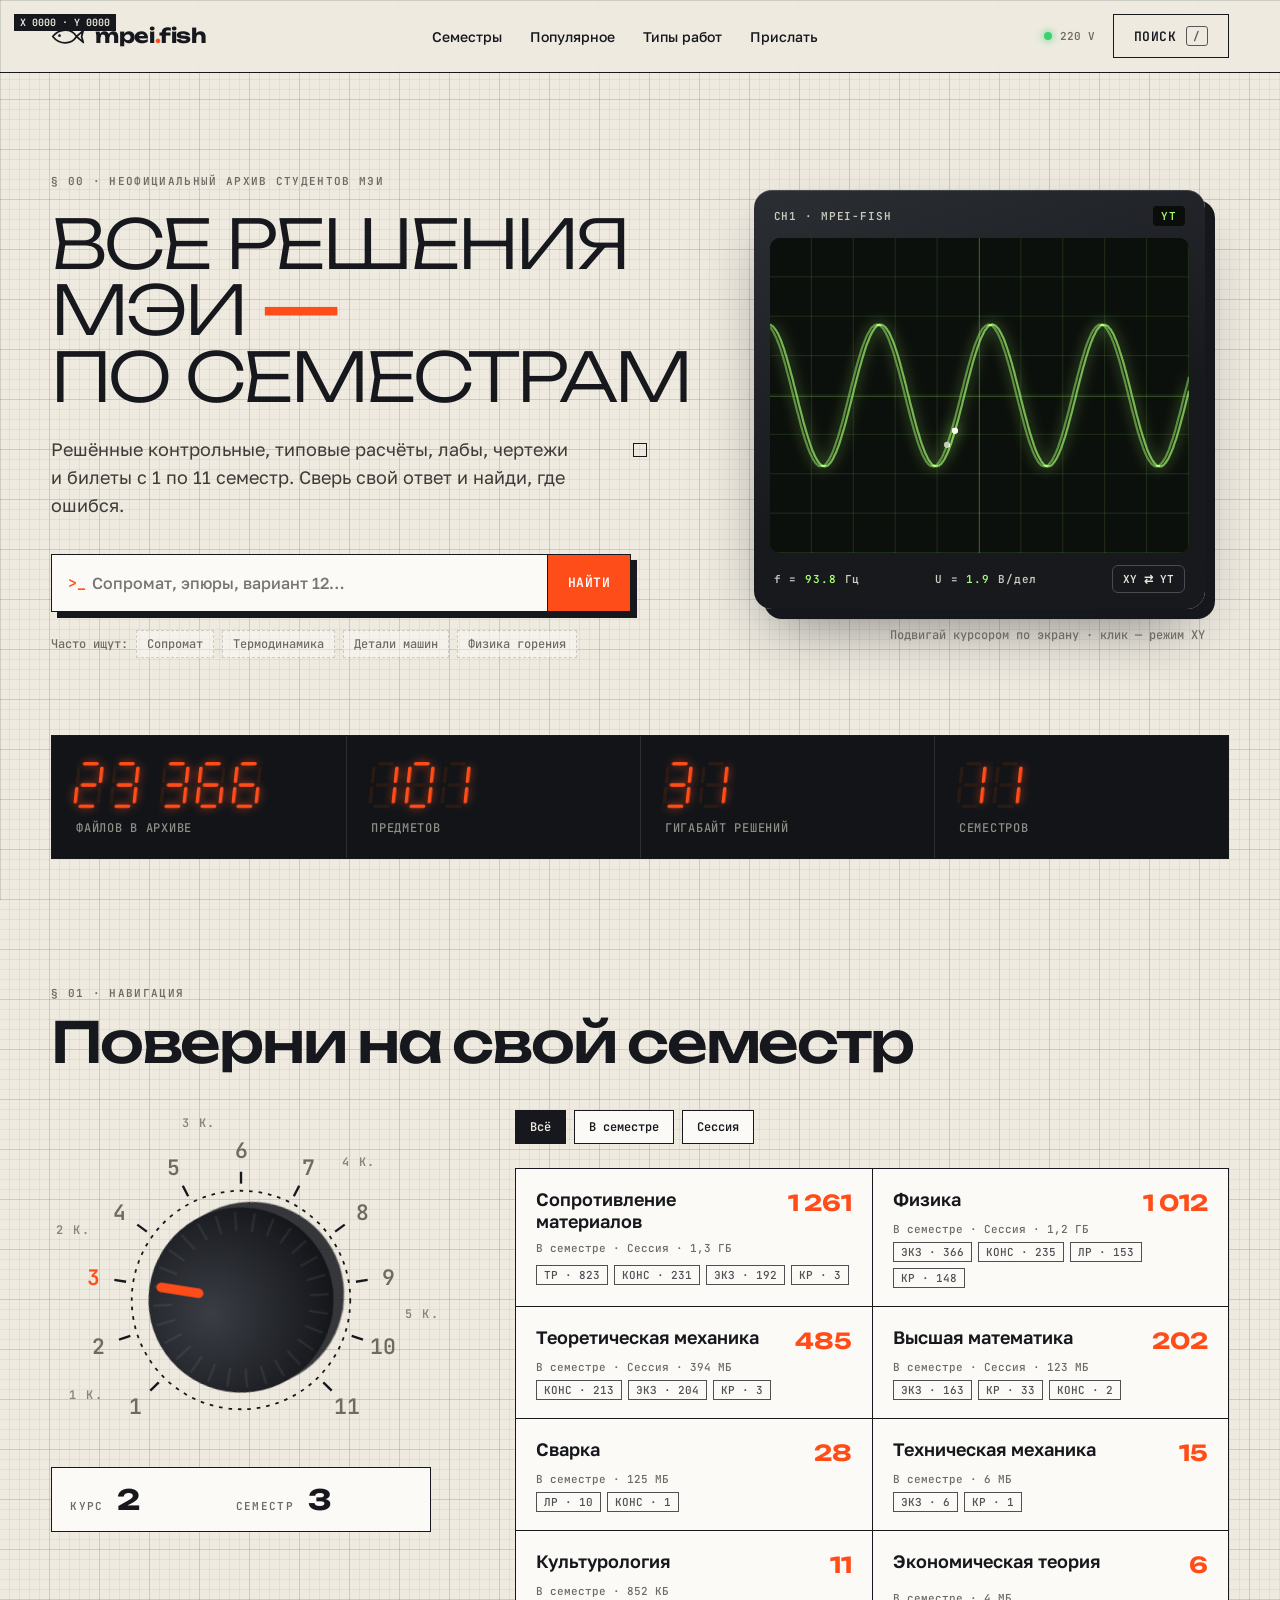
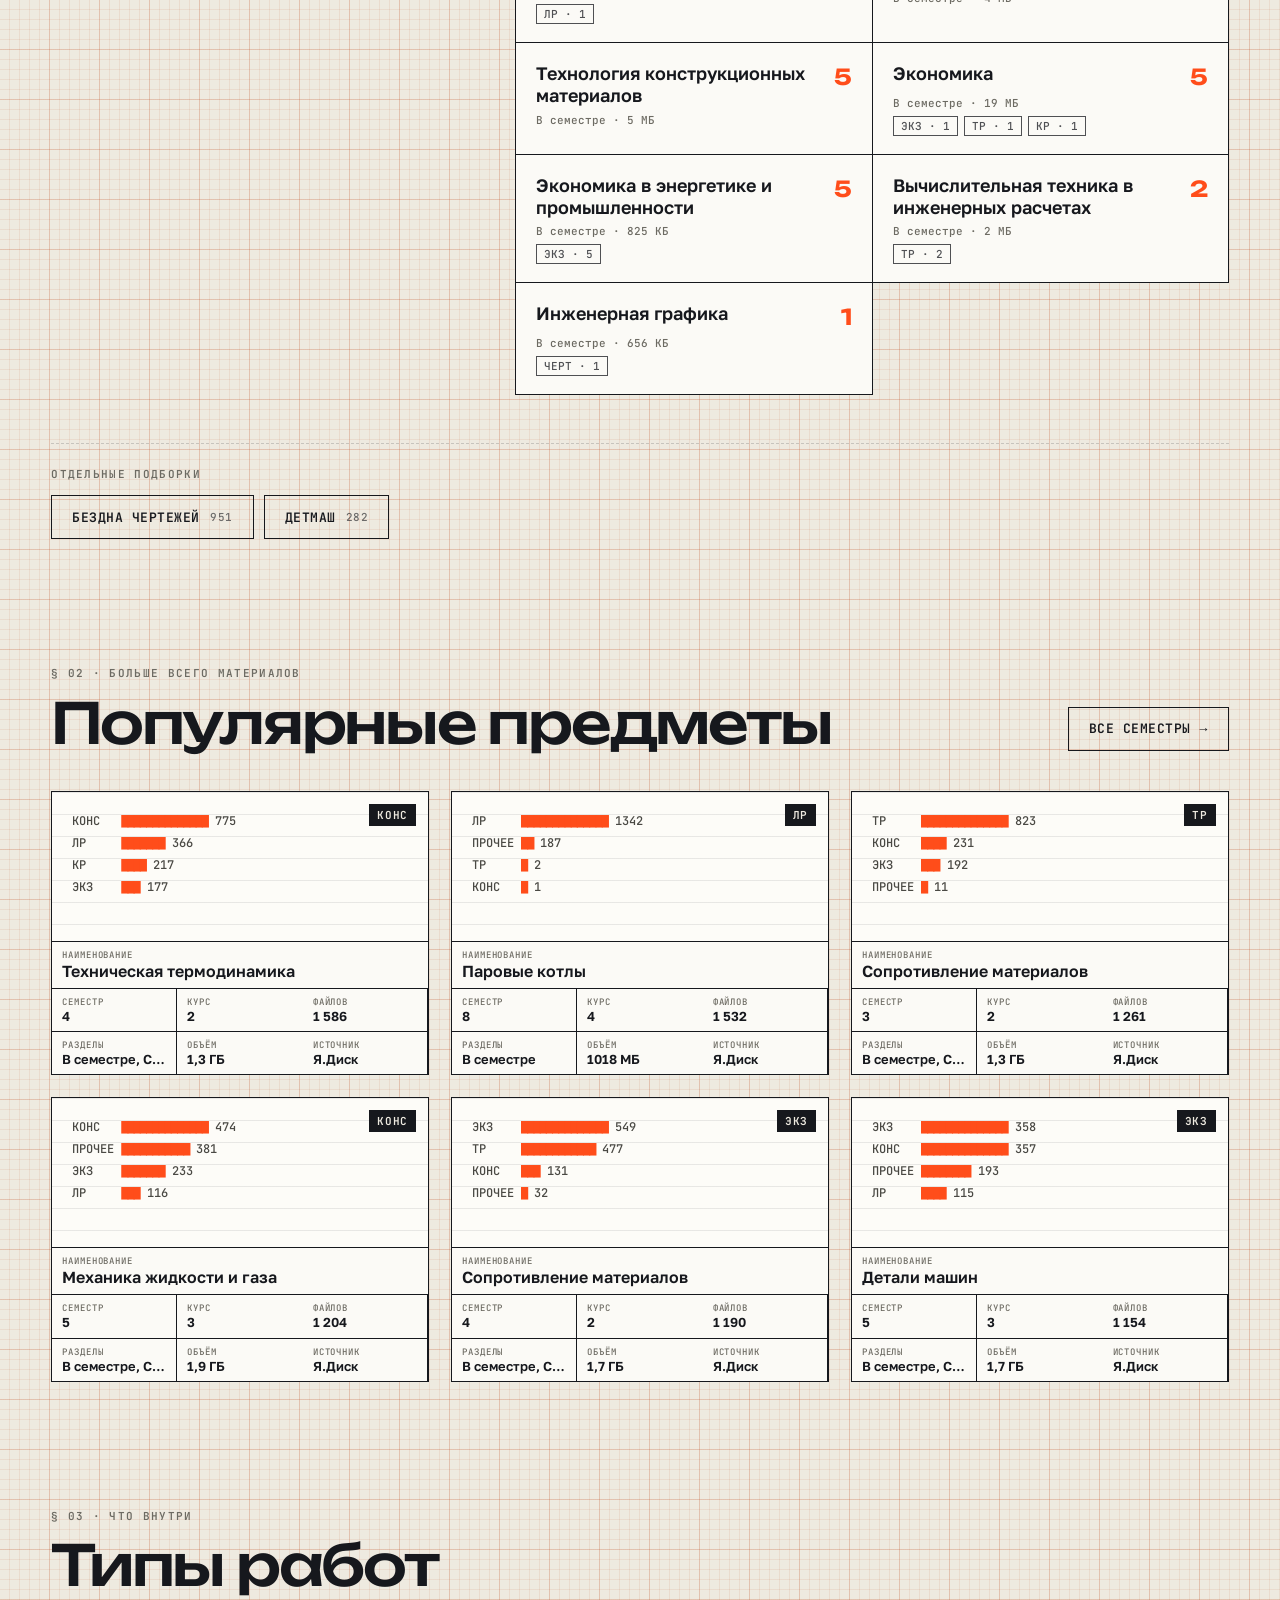
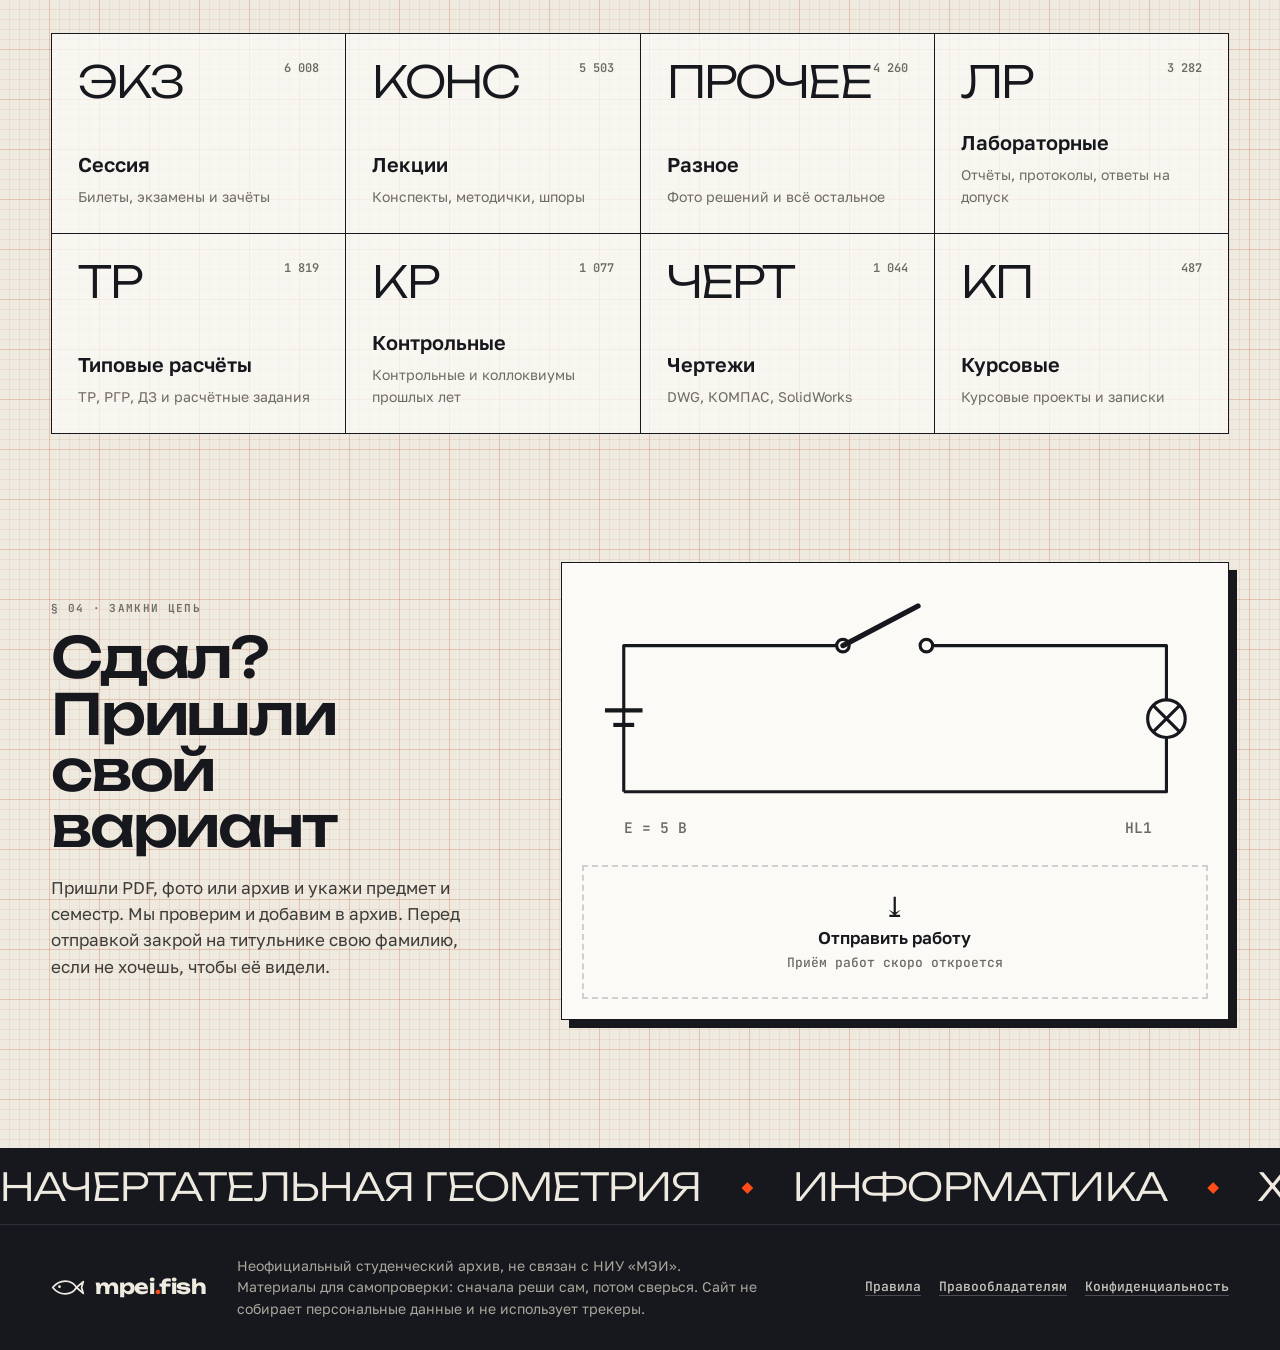
<file: index.html>
<!doctype html>
<html lang="ru">
<head>
  <meta charset="utf-8">
  <meta name="viewport" content="width=device-width, initial-scale=1">
  <title>mpei.fish — архив решённых работ МЭИ</title>
  <meta name="description" content="Неофициальный студенческий архив: решённые контрольные, типовые расчёты, лабы и билеты МЭИ по семестрам.">
  <meta name="referrer" content="no-referrer">
  <link rel="icon" href="data:image/svg+xml,%3Csvg xmlns='http://www.w3.org/2000/svg' viewBox='0 0 40 20'%3E%3Cpath d='M2 10C10 0 24 0 30 10C24 20 10 20 2 10ZM30 10L38 3L36 10L38 17Z' fill='none' stroke='%23ff4d1a' stroke-width='2.5'/%3E%3C/svg%3E">
  <link rel="stylesheet" href="fonts/fonts.css">
  <link rel="stylesheet" href="style.css?v=5">
</head>
<body>
  <!-- CAD-курсор -->
  <div class="cad" aria-hidden="true">
    <span class="cad__h"></span><span class="cad__v"></span>
    <span class="cad__box"></span>
    <span class="cad__xy">X 0000 · Y 0000</span>
  </div>

  <header class="top">
    <a class="logo" href="#top" aria-label="mpei.fish — на главную">
      <svg class="logo__fish" viewBox="0 0 40 20" aria-hidden="true"><path d="M2 10 C10 0 24 0 30 10 C24 20 10 20 2 10 Z M30 10 L38 3 L36 10 L38 17 Z"/><circle cx="10" cy="9" r="1.6"/></svg>
      <span>mpei<b>.</b>fish</span>
    </a>
    <nav class="nav" aria-label="Основная навигация">
      <a href="#semesters">Семестры</a>
      <a href="#top-subjects">Популярное</a>
      <a href="#types">Типы работ</a>
      <a href="#upload">Прислать</a>
    </nav>
    <div class="top__right">
      <span class="led" title="Архив на связи"><i></i>220 V</span>
      <button class="btn btn--ghost" type="button" data-focus-search>Поиск <kbd>/</kbd></button>
    </div>
  </header>

  <main id="top">
    <!-- HERO -->
    <section class="hero">
      <div class="hero__text">
        <p class="label">§ 00 · Неофициальный архив студентов МЭИ</p>
        <h1 class="hero__title">
          <span class="plot">Все решения</span>
          <span class="plot">МЭИ <em>—</em></span>
          <span class="plot">по семестрам</span>
        </h1>
        <p class="hero__lead">Решённые контрольные, типовые расчёты, лабы, чертежи и билеты с 1 по 11 семестр. Сверь свой ответ и найди, где ошибся.</p>

        <form class="search" role="search" data-search-form>
          <label class="sr-only" for="q">Поиск по архиву</label>
          <span class="search__prompt">&gt;_</span>
          <input id="q" type="search" placeholder="Сопромат, эпюры, вариант 12…" autocomplete="off" minlength="2">
          <button class="btn btn--signal" type="submit">Найти</button>
        </form>
        <div class="search__hints">
          <span>Часто ищут:</span>
          <button type="button">Сопромат</button>
          <button type="button">Термодинамика</button>
          <button type="button">Детали машин</button>
          <button type="button">Физика горения</button>
        </div>
      </div>

      <!-- Осциллограф -->
      <figure class="scope" aria-label="Осциллограф: сигнал превращается в рыбу">
        <div class="scope__bezel">
          <div class="scope__head">
            <span>CH1 · MPEI-FISH</span>
            <span class="scope__mode" data-mode>YT</span>
          </div>
          <div class="scope__screen">
            <canvas id="scope"></canvas>
            <div class="scope__grat" aria-hidden="true"></div>
          </div>
          <div class="scope__foot">
            <span>f = <b data-freq>50.0</b> Гц</span>
            <span>U = <b data-amp>2.0</b> В/дел</span>
            <button type="button" class="scope__btn" data-toggle-mode>XY ⇄ YT</button>
          </div>
        </div>
        <figcaption>Подвигай курсором по экрану · клик — режим XY</figcaption>
      </figure>
    </section>

    <!-- Табло со статистикой -->
    <section class="stats" aria-label="Статистика архива">
      <div class="stat"><div class="seg" data-stat="files"></div><p>файлов в архиве</p></div>
      <div class="stat"><div class="seg" data-stat="subjects"></div><p>предметов</p></div>
      <div class="stat"><div class="seg" data-stat="gb"></div><p>гигабайт решений</p></div>
      <div class="stat"><div class="seg" data-stat="semesters"></div><p>семестров</p></div>
    </section>

    <!-- Семестры: галетный переключатель -->
    <section class="sem" id="semesters">
      <header class="sec-head">
        <p class="label">§ 01 · Навигация</p>
        <h2 class="sec-title">Поверни на свой семестр</h2>
      </header>

      <div class="sem__grid">
        <div class="switch">
          <div class="switch__dial" role="slider" tabindex="0" aria-label="Семестр" aria-valuemin="1" aria-valuemax="11" aria-valuenow="3">
            <svg viewBox="0 0 320 320" aria-hidden="true">
              <defs>
                <radialGradient id="knob" cx="40%" cy="35%" r="70%">
                  <stop offset="0" stop-color="#3a3d44"/>
                  <stop offset="1" stop-color="#121418"/>
                </radialGradient>
              </defs>
              <g class="switch__ticks"></g>
              <circle cx="160" cy="160" r="92" class="switch__ring"/>
              <g class="switch__knob">
                <circle cx="160" cy="160" r="78" fill="url(#knob)"/>
                <g class="switch__grip"></g>
                <rect x="156" y="88" width="8" height="40" rx="4" class="switch__pointer"/>
              </g>
            </svg>
          </div>
          <div class="switch__readout">
            <span class="label">Курс</span><b data-out-course>2</b>
            <span class="label">Семестр</span><b data-out-sem>3</b>
          </div>
        </div>

        <div class="subjects">
          <div class="chips" role="group" aria-label="Когда нужно">
            <button class="chip is-on" type="button" data-section="all">Всё</button>
            <button class="chip" type="button" data-section="В семестре">В семестре</button>
            <button class="chip" type="button" data-section="Сессия">Сессия</button>
          </div>
          <ul class="subjects__list" aria-live="polite"><li class="subjects__empty">Загружаю каталог…</li></ul>
        </div>
      </div>

      <div class="collections" data-collections hidden>
        <p class="label">Отдельные подборки</p>
        <div class="collections__row"></div>
      </div>
    </section>

    <!-- Популярное: штампы ГОСТ -->
    <section class="fresh" id="top-subjects">
      <header class="sec-head sec-head--row">
        <div>
          <p class="label">§ 02 · Больше всего материалов</p>
          <h2 class="sec-title">Популярные предметы</h2>
        </div>
        <a class="btn btn--ghost" href="#semesters">Все семестры →</a>
      </header>
      <div class="stamps"></div>
    </section>

    <!-- Типы работ -->
    <section class="types" id="types">
      <header class="sec-head">
        <p class="label">§ 03 · Что внутри</p>
        <h2 class="sec-title">Типы работ</h2>
      </header>
      <div class="types__grid"></div>
    </section>

    <!-- Прислать работу: цепь с лампой -->
    <section class="upload" id="upload">
      <div class="upload__text">
        <p class="label">§ 04 · Замкни цепь</p>
        <h2 class="sec-title">Сдал? Пришли<br>свой вариант</h2>
        <p>Пришли PDF, фото или архив и укажи предмет и семестр. Мы проверим и добавим в архив. Перед отправкой закрой на титульнике свою фамилию, если не хочешь, чтобы её видели.</p>
      </div>
      <div class="circuit">
        <svg class="circuit__svg" viewBox="0 0 600 260" aria-hidden="true">
          <path class="wire" d="M40 200 V60 H250 M330 60 H560 V200 H40"/>
          <path class="wire wire--live" d="M40 200 V60 H250 M330 60 H560 V200 H40"/>
          <circle cx="250" cy="60" r="6" class="node"/>
          <circle cx="330" cy="60" r="6" class="node"/>
          <line class="knife" x1="250" y1="60" x2="322" y2="22"/>
          <g transform="translate(40 130)"><line x1="-18" y1="-8" x2="18" y2="-8" class="cell"/><line x1="-10" y1="6" x2="10" y2="6" class="cell"/></g>
          <g class="lamp" transform="translate(560 130)">
            <circle r="26" class="lamp__glow"/>
            <circle r="18" class="lamp__bulb"/>
            <path d="M-12 -12 L12 12 M12 -12 L-12 12" class="lamp__x"/>
          </g>
          <text x="40" y="240" class="circuit__t">E = 5 В</text>
          <text x="520" y="240" class="circuit__t">HL1</text>
        </svg>
        <a class="drop" data-upload href="rules.html#send" target="_blank" rel="noopener">
          <span class="drop__icon">⤓</span>
          <b>Отправить работу</b>
          <span data-upload-note>Форма откроется в новой вкладке</span>
        </a>
      </div>
    </section>
  </main>

  <!-- Панель с файлами предмета / результатами поиска -->
  <div class="drawer" data-drawer hidden>
    <div class="drawer__veil" data-close></div>
    <aside class="drawer__panel" role="dialog" aria-modal="true" aria-labelledby="drawer-title">
      <header class="drawer__head">
        <div>
          <p class="label" data-drawer-kicker></p>
          <h2 id="drawer-title" class="drawer__title" data-drawer-title></h2>
        </div>
        <button class="drawer__x" type="button" data-close aria-label="Закрыть">✕</button>
      </header>
      <div class="drawer__tools">
        <input type="search" data-drawer-filter placeholder="Фильтр по названию…" aria-label="Фильтр файлов">
        <div class="drawer__types" data-drawer-types></div>
      </div>
      <div class="drawer__body" data-drawer-body></div>
      <footer class="drawer__foot" data-drawer-foot></footer>
    </aside>
  </div>

  <footer class="foot">
    <div class="tape" aria-hidden="true"><div class="tape__track"></div></div>
    <div class="foot__row">
      <a class="logo" href="#top"><svg class="logo__fish" viewBox="0 0 40 20" aria-hidden="true"><path d="M2 10 C10 0 24 0 30 10 C24 20 10 20 2 10 Z M30 10 L38 3 L36 10 L38 17 Z"/><circle cx="10" cy="9" r="1.6"/></svg><span>mpei<b>.</b>fish</span></a>
      <p class="foot__note">Неофициальный студенческий архив, не связан с НИУ «МЭИ». Материалы для самопроверки: сначала реши сам, потом сверься. Сайт не собирает персональные данные и не использует трекеры.</p>
      <nav class="foot__links" aria-label="Документы">
        <a href="rules.html">Правила</a>
        <a href="rules.html#rights">Правообладателям</a>
        <a href="rules.html#privacy">Конфиденциальность</a>
      </nav>
    </div>
  </footer>

  <script src="config.js?v=4"></script>
  <script src="vendor/gsap.min.js"></script>
  <script src="main.js?v=5"></script>
</body>
</html>
</file>
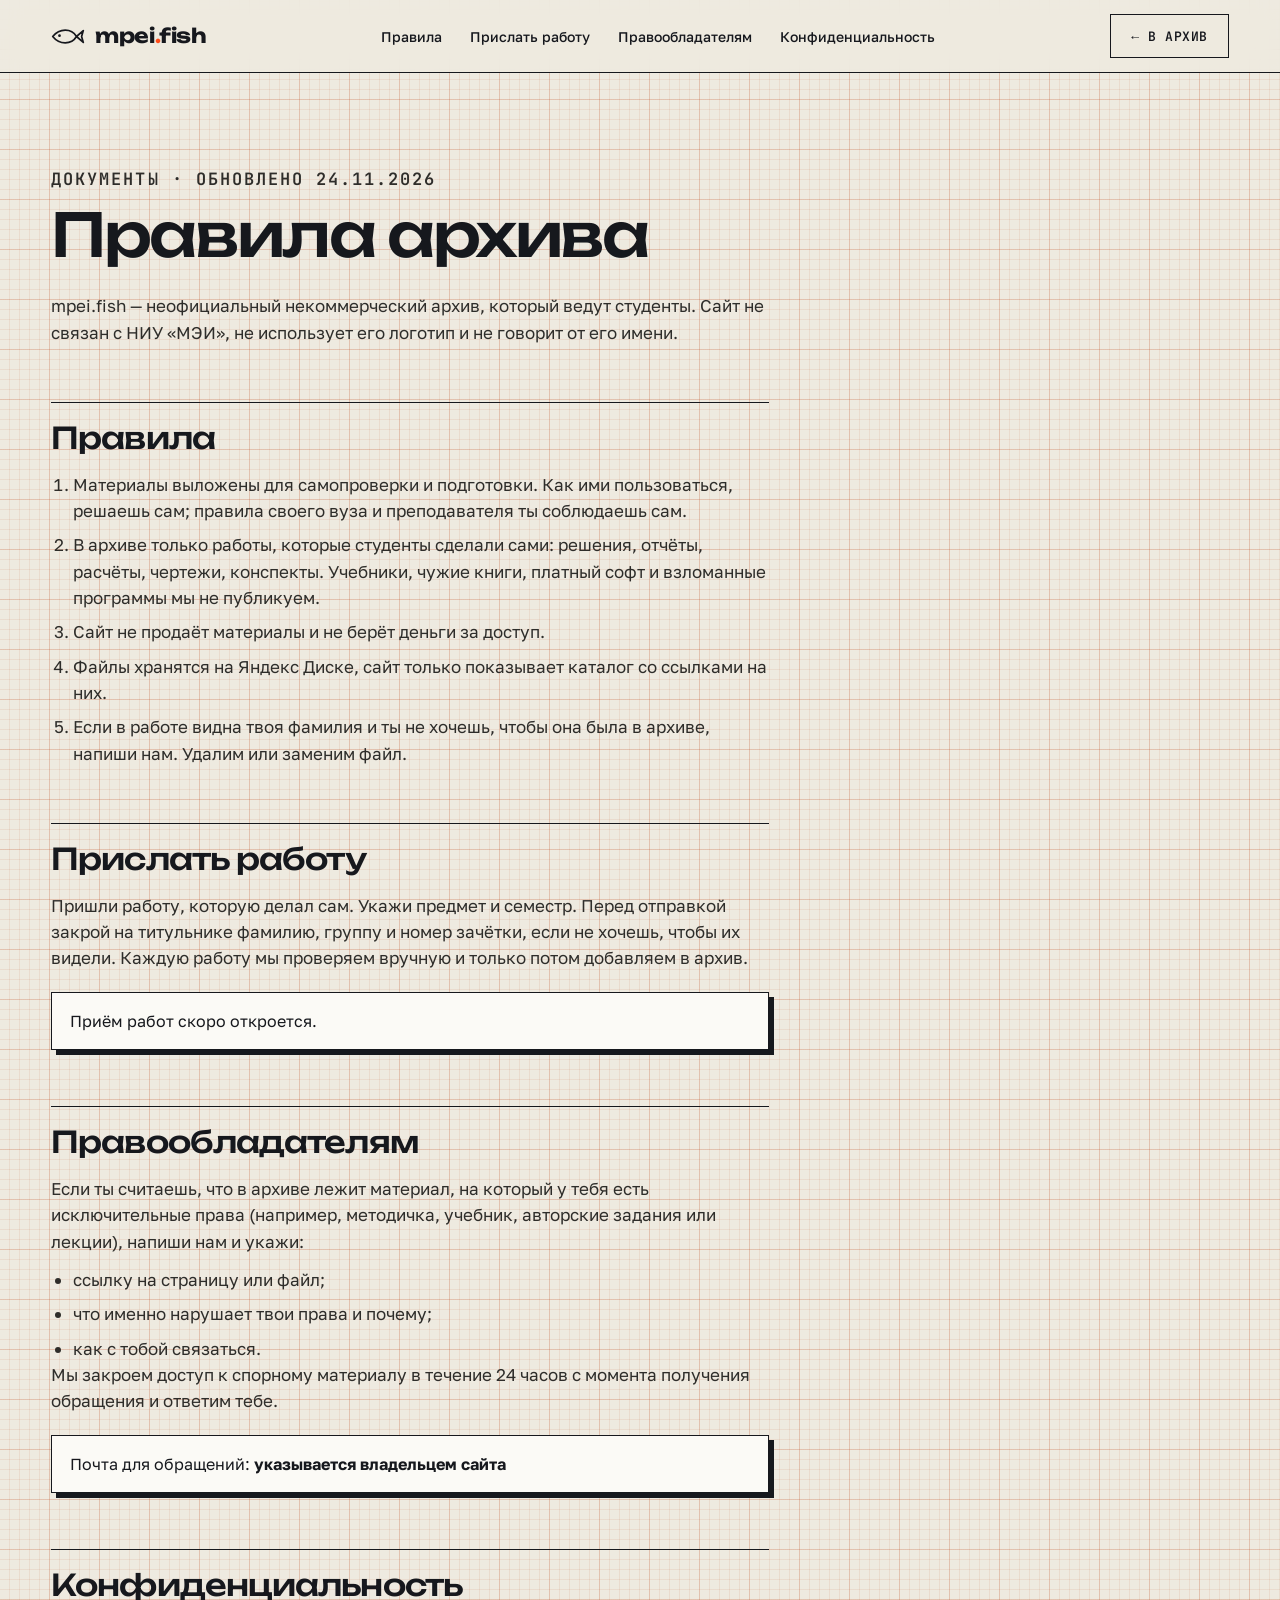
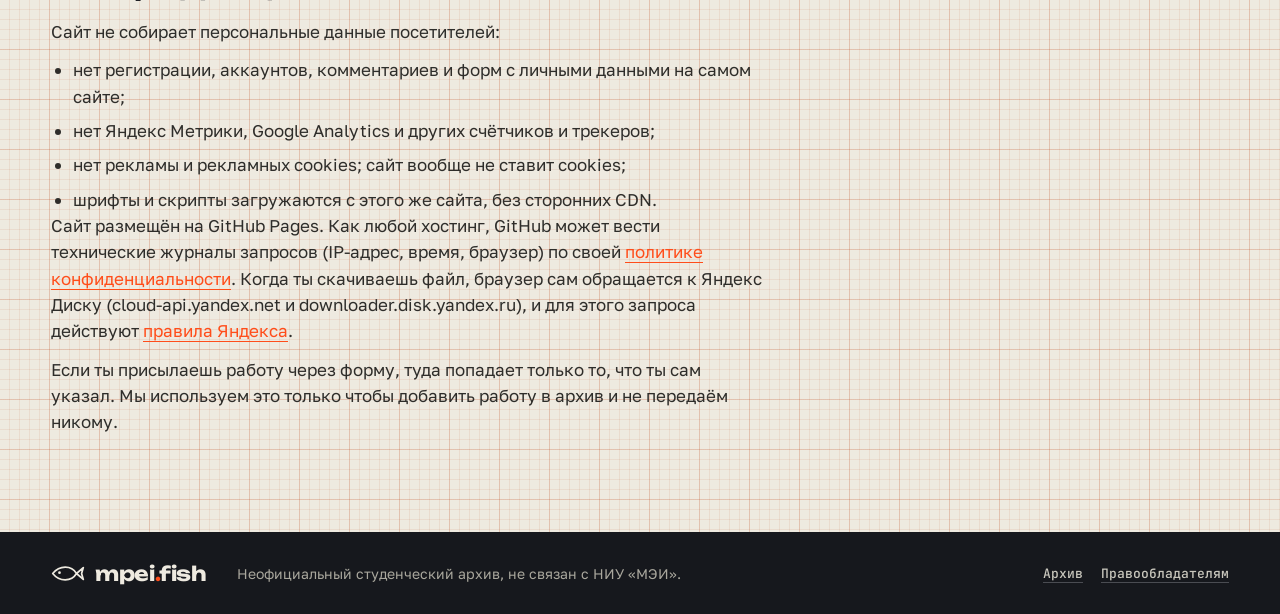
<file: rules.html>
<!doctype html>
<html lang="ru">
<head>
  <meta charset="utf-8">
  <meta name="viewport" content="width=device-width, initial-scale=1">
  <title>Правила — mpei.fish</title>
  <meta name="description" content="Правила архива mpei.fish, порядок удаления материалов по запросу правообладателей и политика конфиденциальности.">
  <meta name="referrer" content="no-referrer">
  <link rel="stylesheet" href="fonts/fonts.css">
  <link rel="stylesheet" href="style.css?v=5">
  <style>
    .doc { max-width: 820px; padding: clamp(48px, 8vw, 96px) var(--pad) 96px; }
    .doc h1 { margin: 16px 0 28px; font: 500 clamp(34px, 5vw, 60px)/1 var(--display); letter-spacing: -.04em; }
    .doc h2 { margin: 56px 0 16px; padding-top: 18px; border-top: 1.5px solid var(--ink); font: 500 clamp(22px, 3vw, 30px)/1.15 var(--display); letter-spacing: -.03em; scroll-margin-top: 90px; }
    .doc p, .doc li { font-size: 17px; color: #2e2d2a; }
    .doc p + p { margin-top: 12px; }
    .doc ul, .doc ol { margin: 12px 0 0 22px; display: grid; gap: 8px; }
    .doc .note { margin-top: 20px; padding: 16px 18px; border: 1.5px solid var(--ink); background: #fbfaf6; box-shadow: 5px 5px 0 var(--ink); }
    .doc a { color: var(--signal); border-bottom: 1px solid currentColor; }
    .doc .btn { color: #fff; border-bottom-width: 1.5px; margin-top: 18px; }
  </style>
</head>
<body>
  <header class="top">
    <a class="logo" href="index.html" aria-label="mpei.fish — на главную">
      <svg class="logo__fish" viewBox="0 0 40 20" aria-hidden="true"><path d="M2 10 C10 0 24 0 30 10 C24 20 10 20 2 10 Z M30 10 L38 3 L36 10 L38 17 Z"/><circle cx="10" cy="9" r="1.6"/></svg>
      <span>mpei<b>.</b>fish</span>
    </a>
    <nav class="nav" aria-label="Разделы">
      <a href="#rules">Правила</a>
      <a href="#send">Прислать работу</a>
      <a href="#rights">Правообладателям</a>
      <a href="#privacy">Конфиденциальность</a>
    </nav>
    <a class="btn btn--ghost" href="index.html">← В архив</a>
  </header>

  <main class="doc">
    <p class="label">Документы · обновлено 24.11.2026</p>
    <h1>Правила архива</h1>
    <p>mpei.fish — неофициальный некоммерческий архив, который ведут студенты. Сайт не связан с НИУ «МЭИ», не использует его логотип и не говорит от его имени.</p>

    <h2 id="rules">Правила</h2>
    <ol>
      <li>Материалы выложены для самопроверки и подготовки. Как ими пользоваться, решаешь сам; правила своего вуза и преподавателя ты соблюдаешь сам.</li>
      <li>В архиве только работы, которые студенты сделали сами: решения, отчёты, расчёты, чертежи, конспекты. Учебники, чужие книги, платный софт и взломанные программы мы не публикуем.</li>
      <li>Сайт не продаёт материалы и не берёт деньги за доступ.</li>
      <li>Файлы хранятся на Яндекс Диске, сайт только показывает каталог со ссылками на них.</li>
      <li>Если в работе видна твоя фамилия и ты не хочешь, чтобы она была в архиве, напиши нам. Удалим или заменим файл.</li>
    </ol>

    <h2 id="send">Прислать работу</h2>
    <p>Пришли работу, которую делал сам. Укажи предмет и семестр. Перед отправкой закрой на титульнике фамилию, группу и номер зачётки, если не хочешь, чтобы их видели. Каждую работу мы проверяем вручную и только потом добавляем в архив.</p>
    <div data-send></div>

    <h2 id="rights">Правообладателям</h2>
    <p>Если ты считаешь, что в архиве лежит материал, на который у тебя есть исключительные права (например, методичка, учебник, авторские задания или лекции), напиши нам и укажи:</p>
    <ul>
      <li>ссылку на страницу или файл;</li>
      <li>что именно нарушает твои права и почему;</li>
      <li>как с тобой связаться.</li>
    </ul>
    <p>Мы закроем доступ к спорному материалу в течение 24 часов с момента получения обращения и ответим тебе.</p>
    <div class="note" data-contact>Почта для обращений: <b data-email>указывается владельцем сайта</b></div>

    <h2 id="privacy">Конфиденциальность</h2>
    <p>Сайт не собирает персональные данные посетителей:</p>
    <ul>
      <li>нет регистрации, аккаунтов, комментариев и форм с личными данными на самом сайте;</li>
      <li>нет Яндекс Метрики, Google Analytics и других счётчиков и трекеров;</li>
      <li>нет рекламы и рекламных cookies; сайт вообще не ставит cookies;</li>
      <li>шрифты и скрипты загружаются с этого же сайта, без сторонних CDN.</li>
    </ul>
    <p>Сайт размещён на GitHub Pages. Как любой хостинг, GitHub может вести технические журналы запросов (IP-адрес, время, браузер) по своей <a href="https://docs.github.com/ru/site-policy/privacy-policies/github-general-privacy-statement" target="_blank" rel="noopener noreferrer">политике конфиденциальности</a>. Когда ты скачиваешь файл, браузер сам обращается к Яндекс Диску (cloud-api.yandex.net и downloader.disk.yandex.ru), и для этого запроса действуют <a href="https://yandex.ru/legal/confidential/" target="_blank" rel="noopener noreferrer">правила Яндекса</a>.</p>
    <p>Если ты присылаешь работу через форму, туда попадает только то, что ты сам указал. Мы используем это только чтобы добавить работу в архив и не передаём никому.</p>
  </main>

  <footer class="foot">
    <div class="foot__row">
      <a class="logo" href="index.html"><svg class="logo__fish" viewBox="0 0 40 20" aria-hidden="true"><path d="M2 10 C10 0 24 0 30 10 C24 20 10 20 2 10 Z M30 10 L38 3 L36 10 L38 17 Z"/><circle cx="10" cy="9" r="1.6"/></svg><span>mpei<b>.</b>fish</span></a>
      <p class="foot__note">Неофициальный студенческий архив, не связан с НИУ «МЭИ».</p>
      <nav class="foot__links"><a href="index.html">Архив</a><a href="#rights">Правообладателям</a></nav>
    </div>
  </footer>

  <script src="config.js?v=4"></script>
  <script>
    (() => {
      const c = window.MPEI || {};
      const send = document.querySelector('[data-send]');
      send.innerHTML = c.uploadUrl
        ? '<a class="btn btn--signal" href="' + encodeURI(c.uploadUrl) + '" target="_blank" rel="noopener noreferrer">Открыть форму отправки ↗</a>'
        : '<div class="note">Приём работ скоро откроется.</div>';
      if (c.contactEmail) {
        const b = document.querySelector('[data-email]');
        b.innerHTML = '<a href="mailto:' + encodeURIComponent(c.contactEmail).replace('%40', '@') + '">' + c.contactEmail.replace(/[<>&"]/g, '') + '</a>';
      }
    })();
  </script>
</body>
</html>
</file>
<file: fonts/fonts.css>
/* Шрифты лежат на сайте, без Google Fonts: IP посетителей никуда не уходит.
   Лицензия всех трёх шрифтов — SIL Open Font License 1.1. */
@font-face { font-family: "Unbounded"; font-style: normal; font-display: swap; font-weight: 200 900;
  src: url(unbounded-cyrillic.woff2) format("woff2");
  unicode-range: U+0301, U+0400-045F, U+0490-0491, U+04B0-04B1, U+2116; }
@font-face { font-family: "Unbounded"; font-style: normal; font-display: swap; font-weight: 200 900;
  src: url(unbounded-latin.woff2) format("woff2");
  unicode-range: U+0000-00FF, U+0131, U+0152-0153, U+02BB-02BC, U+02C6, U+02DA, U+02DC, U+0304, U+0308, U+0329, U+2000-206F, U+20AC, U+2122, U+2191, U+2193, U+2212, U+2215, U+FEFF, U+FFFD; }
@font-face { font-family: "Golos Text"; font-style: normal; font-display: swap; font-weight: 400 900;
  src: url(golos-text-cyrillic.woff2) format("woff2");
  unicode-range: U+0301, U+0400-045F, U+0490-0491, U+04B0-04B1, U+2116; }
@font-face { font-family: "Golos Text"; font-style: normal; font-display: swap; font-weight: 400 900;
  src: url(golos-text-latin.woff2) format("woff2");
  unicode-range: U+0000-00FF, U+0131, U+0152-0153, U+02BB-02BC, U+02C6, U+02DA, U+02DC, U+0304, U+0308, U+0329, U+2000-206F, U+20AC, U+2122, U+2191, U+2193, U+2212, U+2215, U+FEFF, U+FFFD; }
@font-face { font-family: "JetBrains Mono"; font-style: normal; font-display: swap; font-weight: 100 800;
  src: url(jetbrains-mono-cyrillic.woff2) format("woff2");
  unicode-range: U+0301, U+0400-045F, U+0490-0491, U+04B0-04B1, U+2116; }
@font-face { font-family: "JetBrains Mono"; font-style: normal; font-display: swap; font-weight: 100 800;
  src: url(jetbrains-mono-latin.woff2) format("woff2");
  unicode-range: U+0000-00FF, U+0131, U+0152-0153, U+02BB-02BC, U+02C6, U+02DA, U+02DC, U+0304, U+0308, U+0329, U+2000-206F, U+20AC, U+2122, U+2191, U+2193, U+2212, U+2215, U+FEFF, U+FFFD; }
</file>
<file: style.css>
:root {
  --paper: #eeeae0;
  --paper-2: #e6e1d4;
  --ink: #16181d;
  --muted: #6d6b63;
  --line: rgba(22, 24, 29, .09);
  --line-2: rgba(22, 24, 29, .18);
  --grid: rgba(196, 92, 52, .10);
  --grid-bold: rgba(196, 92, 52, .20);
  --signal: #ff4d1a;
  --phosphor: #a6ff6e;
  --scope: #0c110d;
  --ease: cubic-bezier(.16, 1, .3, 1);
  --display: "Unbounded", system-ui, sans-serif;
  --body: "Golos Text", system-ui, sans-serif;
  --mono: "JetBrains Mono", ui-monospace, monospace;
  --pad: clamp(16px, 4vw, 56px);
}

* { box-sizing: border-box; margin: 0; padding: 0; }
html { scroll-behavior: smooth; overflow-x: clip; }
body {
  background-color: var(--paper);
  /* миллиметровка */
  background-image:
    linear-gradient(var(--grid-bold) 1px, transparent 1px),
    linear-gradient(90deg, var(--grid-bold) 1px, transparent 1px),
    linear-gradient(var(--grid) 1px, transparent 1px),
    linear-gradient(90deg, var(--grid) 1px, transparent 1px);
  background-size: 50px 50px, 50px 50px, 10px 10px, 10px 10px;
  background-position: -1px -1px;
  color: var(--ink);
  font: 400 16px/1.55 var(--body);
  overflow-x: hidden;
  -webkit-font-smoothing: antialiased;
}
a { color: inherit; text-decoration: none; }
button { font: inherit; color: inherit; background: none; border: 0; cursor: pointer; }
.sr-only { position: absolute; width: 1px; height: 1px; overflow: hidden; clip: rect(0 0 0 0); white-space: nowrap; }
::selection { background: var(--signal); color: #fff; }

.label {
  font: 600 11px/1.2 var(--mono);
  letter-spacing: .12em;
  text-transform: uppercase;
  color: var(--muted);
}

/* ---------- buttons ---------- */
.btn {
  display: inline-flex; align-items: center; gap: 10px;
  height: 44px; padding: 0 20px;
  font: 600 13px/1 var(--mono); letter-spacing: .04em; text-transform: uppercase;
  border: 1.5px solid var(--ink);
  transition: background .3s var(--ease), color .3s var(--ease), translate .3s var(--ease), box-shadow .3s var(--ease);
}
.btn--ghost { background: transparent; }
.btn--ghost:hover { background: var(--ink); color: var(--paper); }
.btn--signal { background: var(--signal); border-color: var(--ink); color: #fff; box-shadow: 4px 4px 0 var(--ink); }
.btn--signal:hover { translate: -2px -2px; box-shadow: 6px 6px 0 var(--ink); }
.btn--signal:active { translate: 2px 2px; box-shadow: 2px 2px 0 var(--ink); }
kbd { font: 600 11px var(--mono); padding: 2px 6px; border: 1px solid currentColor; border-radius: 3px; opacity: .7; }

/* ---------- header ---------- */
.top {
  position: sticky; top: 0; z-index: 50;
  display: flex; align-items: center; justify-content: space-between; gap: 24px;
  padding: 14px var(--pad);
  background: color-mix(in srgb, var(--paper) 86%, transparent);
  backdrop-filter: blur(10px);
  border-bottom: 1.5px solid var(--ink);
}
.logo { display: inline-flex; align-items: center; gap: 10px; font: 700 20px/1 var(--display); letter-spacing: -.02em; }
.logo b { color: var(--signal); }
.logo__fish { width: 34px; height: 17px; fill: none; stroke: var(--ink); stroke-width: 2; stroke-linejoin: round; }
.logo__fish circle { fill: var(--ink); stroke: none; }
.logo:hover .logo__fish { animation: swim .6s var(--ease); }
@keyframes swim { 30% { translate: 4px 0; rotate: -6deg; } 60% { translate: -2px 0; rotate: 4deg; } }
.nav { display: flex; gap: 28px; font: 500 14px var(--body); }
.nav a { position: relative; padding: 4px 0; }
.nav a::after {
  content: ""; position: absolute; left: 0; right: 0; bottom: 0; height: 1.5px; background: var(--signal);
  scale: 0 1; transform-origin: right; transition: scale .4s var(--ease);
}
.nav a:hover::after { scale: 1 1; transform-origin: left; }
.top__right { display: flex; align-items: center; gap: 18px; }
.led { display: inline-flex; align-items: center; gap: 8px; font: 600 11px var(--mono); color: var(--muted); }
.led i { width: 8px; height: 8px; border-radius: 50%; background: #3bd16f; box-shadow: 0 0 8px #3bd16f; animation: blink 2.4s infinite; }
@keyframes blink { 0%, 92%, 100% { opacity: 1; } 95% { opacity: .2; } }

/* ---------- hero ---------- */
.hero {
  display: grid; grid-template-columns: 1.05fr .95fr; gap: clamp(32px, 5vw, 80px);
  align-items: center;
  padding: clamp(48px, 8vw, 110px) var(--pad) clamp(48px, 6vw, 90px);
}
.hero__title {
  margin: 22px 0 26px;
  font: 300 clamp(40px, 5.3vw, 90px)/.98 var(--display);
  letter-spacing: -.045em;
  text-transform: uppercase;
}
.hero__title em { font-style: normal; color: var(--signal); font-weight: 500; }
.plot { position: relative; display: block; width: fit-content; white-space: nowrap; }
.plot::after { /* перо плоттера */
  content: ""; position: absolute; top: 6%; bottom: 6%; right: 0; width: 3px; background: var(--signal);
  opacity: 0;
}
.hero__lead { max-width: 520px; font-size: 18px; color: #3d3c38; }

.search {
  display: flex; align-items: center; gap: 0;
  margin-top: 34px; max-width: 580px;
  background: #fbfaf6; border: 1.5px solid var(--ink);
  box-shadow: 6px 6px 0 var(--ink);
  transition: box-shadow .3s var(--ease);
}
.search:focus-within { box-shadow: 6px 6px 0 var(--signal); }
.search__prompt { padding: 0 6px 0 16px; font: 600 15px var(--mono); color: var(--signal); }
.search input { flex: 1; min-width: 0; height: 56px; border: 0; background: transparent; outline: none; font: 500 16px var(--body); color: var(--ink); }
.search .btn { height: 56px; box-shadow: none; border-width: 0 0 0 1.5px; }
.search .btn:hover { translate: none; box-shadow: none; background: var(--ink); }
.search__hints { display: flex; flex-wrap: wrap; gap: 8px; align-items: center; margin-top: 18px; font: 500 12px var(--mono); color: var(--muted); }
.search__hints button { padding: 5px 10px; border: 1px dashed var(--line-2); background: rgba(255,255,255,.4); font: 500 12px var(--mono); transition: border-color .2s, color .2s; }
.search__hints button:hover { border-color: var(--signal); color: var(--signal); }

/* oscilloscope */
.scope { justify-self: end; width: 100%; max-width: 600px; }
.scope__bezel {
  padding: 16px; border-radius: 18px;
  background: linear-gradient(160deg, #2b2e33, #17191d 60%);
  box-shadow: 0 1px 0 rgba(255,255,255,.15) inset, 0 30px 60px -20px rgba(22,24,29,.55), 10px 10px 0 var(--ink);
  color: #c9cbbf;
}
.scope__head, .scope__foot { display: flex; justify-content: space-between; align-items: center; gap: 10px; font: 600 11px var(--mono); letter-spacing: .08em; }
.scope__head { padding: 0 4px 12px; }
.scope__foot { padding: 12px 4px 0; flex-wrap: wrap; }
.scope__foot b { color: var(--phosphor); font-weight: 600; }
.scope__mode { padding: 3px 8px; border-radius: 4px; background: #0a0d0a; color: var(--phosphor); }
.scope__screen {
  position: relative; aspect-ratio: 4 / 3; border-radius: 10px; overflow: hidden;
  background: radial-gradient(ellipse at center, #13201a 0%, var(--scope) 75%);
  box-shadow: inset 0 0 40px rgba(0,0,0,.8), inset 0 0 2px rgba(166,255,110,.3);
  cursor: crosshair;
}
.scope__screen canvas { position: absolute; inset: 0; width: 100%; height: 100%; }
.scope__grat {
  position: absolute; inset: 0; pointer-events: none;
  background-image:
    linear-gradient(rgba(166,255,110,.12) 1px, transparent 1px),
    linear-gradient(90deg, rgba(166,255,110,.12) 1px, transparent 1px);
  background-size: 10% 12.5%;
  background-position: -1px -1px;
}
.scope__grat::before, .scope__grat::after { content: ""; position: absolute; background: rgba(166,255,110,.25); }
.scope__grat::before { left: 0; right: 0; top: 50%; height: 1px; }
.scope__grat::after { top: 0; bottom: 0; left: 50%; width: 1px; }
.scope__btn { padding: 6px 10px; border: 1px solid #474b52; border-radius: 6px; font: 600 11px var(--mono); color: #e6e8de; transition: background .2s, color .2s; }
.scope__btn:hover { background: var(--phosphor); color: #0a0d0a; }
.scope figcaption { margin-top: 18px; text-align: right; font: 500 12px var(--mono); color: var(--muted); }

/* ---------- seven-segment stats ---------- */
.stats {
  display: grid; grid-template-columns: repeat(4, 1fr);
  margin: 0 var(--pad);
  border: 1.5px solid var(--ink); background: #121418; color: #c9cbbf;
}
.stat { padding: 26px 24px 22px; border-left: 1px solid #2c2f35; }
.stat:first-child { border-left: 0; }
.stat p { margin-top: 12px; font: 500 12px var(--mono); letter-spacing: .06em; text-transform: uppercase; color: #8d9086; }
.seg { display: flex; gap: 6px; height: 46px; }
.seg svg { height: 100%; width: auto; overflow: visible; }
.seg .s { fill: #2a1a14; transition: fill .15s; }
.seg .s.on { fill: var(--signal); filter: drop-shadow(0 0 5px rgba(255,77,26,.75)); }
.seg .gap { width: 8px; }

/* ---------- sections ---------- */
section[id] { scroll-margin-top: 80px; }
.sec-head { margin-bottom: 40px; }
.sec-head--row { display: flex; justify-content: space-between; align-items: end; gap: 20px; flex-wrap: wrap; }
.sec-title { margin-top: 14px; font: 500 clamp(32px, 4.4vw, 64px)/1 var(--display); letter-spacing: -.04em; }
.sem, .fresh, .types, .upload { padding: clamp(72px, 10vw, 140px) var(--pad) 0; }

/* rotary switch */
.sem__grid { display: grid; grid-template-columns: minmax(280px, 400px) 1fr; gap: clamp(32px, 5vw, 72px); align-items: start; }
.switch { position: sticky; top: 100px; }
.switch__dial { width: 100%; max-width: 380px; aspect-ratio: 1; outline: none; touch-action: none; cursor: grab; }
.switch__dial:active { cursor: grabbing; }
.switch__dial:focus-visible .switch__ring { stroke: var(--signal); }
.switch__dial svg { width: 100%; height: 100%; overflow: visible; }
.switch__ring { fill: none; stroke: var(--ink); stroke-width: 1.5; stroke-dasharray: 3 5; }
.switch__knob { transform-origin: 160px 160px; filter: drop-shadow(6px 8px 0 rgba(22,24,29,.85)); }
.switch__grip line { stroke: rgba(255,255,255,.07); stroke-width: 2; }
.switch__pointer { fill: var(--signal); }
.tick line { stroke: var(--ink); stroke-width: 2; }
.tick text { font: 600 18px var(--mono); fill: var(--muted); text-anchor: middle; dominant-baseline: central; cursor: pointer; transition: fill .2s; }
.tick:hover text { fill: var(--ink); }
.tick.is-on text { fill: var(--signal); }
.switch__ticks .course { font: 600 10px var(--mono); letter-spacing: .12em; fill: var(--muted); opacity: .8; pointer-events: none; }
.switch__readout { display: grid; grid-template-columns: auto 1fr auto 1fr; align-items: baseline; gap: 10px 14px; margin-top: -30px; max-width: 380px; position: relative; padding: 14px 18px; border: 1.5px solid var(--ink); background: #fbfaf6; }
.switch__readout b { font: 700 28px var(--display); }

.chips { display: flex; flex-wrap: wrap; gap: 8px; margin-bottom: 24px; }
.chip { padding: 8px 14px; border: 1.5px solid var(--ink); background: #fbfaf6; font: 600 12px var(--mono); transition: background .2s, color .2s; }
.chip:hover { background: var(--paper-2); }
.chip.is-on { background: var(--ink); color: var(--paper); }

.subjects__list { list-style: none; display: grid; grid-template-columns: repeat(2, 1fr); gap: 0; border-top: 1.5px solid var(--ink); border-left: 1.5px solid var(--ink); }
.subj {
  position: relative; display: grid; grid-template-columns: 1fr auto; gap: 6px 14px; align-items: start;
  padding: 20px 20px 18px; background: #fbfaf6;
  border-right: 1.5px solid var(--ink); border-bottom: 1.5px solid var(--ink);
  overflow: hidden; isolation: isolate;
}
.subj::before { content: ""; position: absolute; inset: 0; z-index: -1; background: var(--ink); clip-path: inset(0 100% 0 0); transition: clip-path .5s var(--ease); }
.subj:hover::before { clip-path: inset(0 0 0 0); }
.subj:hover { color: var(--paper); }
.subj h3 { font: 600 18px/1.2 var(--body); }
.subj__n { font: 700 22px var(--display); color: var(--signal); }
.subj__meta { grid-column: 1 / -1; display: flex; flex-wrap: wrap; gap: 6px; }
.subj__meta span { padding: 2px 7px; border: 1px solid currentColor; font: 500 11px var(--mono); opacity: .6; }
.subj__inst { font: 500 11px var(--mono); color: var(--muted); }
.subj:hover .subj__inst { color: #a3a196; }
.subjects__empty { grid-column: 1 / -1; padding: 40px 20px; border-right: 1.5px solid var(--ink); border-bottom: 1.5px solid var(--ink); font: 500 14px var(--mono); color: var(--muted); background: #fbfaf6; }

/* ---------- ГОСТ stamps ---------- */
.stamps { display: grid; grid-template-columns: repeat(3, 1fr); gap: 22px; }
.card {
  position: relative; display: block; background: #fbfaf6; border: 1.5px solid var(--ink);
  transition: translate .35s var(--ease), box-shadow .35s var(--ease);
}
.card:hover { translate: -3px -3px; box-shadow: 7px 7px 0 var(--ink); }
.card__preview {
  position: relative; height: 150px; overflow: hidden; border-bottom: 1.5px solid var(--ink);
  background:
    linear-gradient(var(--line) 1px, transparent 1px) 0 0 / 100% 22px,
    #fdfcf8;
  padding: 18px 20px; font: 500 13px/22px var(--mono); color: #4a4944;
}
.card__preview i { font-style: normal; color: var(--signal); }
.card__type { position: absolute; top: 12px; right: 12px; padding: 4px 8px; background: var(--ink); color: var(--paper); font: 600 11px var(--mono); letter-spacing: .06em; }
.gost { display: grid; grid-template-columns: 1fr 1fr 1fr; font: 500 11px var(--mono); }
.gost > div { padding: 7px 10px; border-right: 1px solid var(--ink); border-bottom: 1px solid var(--ink); min-width: 0; }
.gost > div:nth-child(3n) { border-right: 0; }
.gost .wide { grid-column: span 3; border-right: 0; }
.gost small { display: block; font-size: 9px; letter-spacing: .1em; text-transform: uppercase; color: var(--muted); }
.gost b { display: block; font: 600 13px/1.25 var(--body); white-space: nowrap; overflow: hidden; text-overflow: ellipsis; }
.gost .wide b { font: 600 16px/1.25 var(--body); white-space: normal; }
.gost > div:nth-last-child(-n+3) { border-bottom: 0; }
.rubber {
  position: absolute; right: 18px; top: 70px; z-index: 2; pointer-events: none;
  padding: 6px 14px; border: 3px solid var(--signal); border-radius: 6px;
  font: 700 18px var(--display); letter-spacing: .08em; color: var(--signal);
  mix-blend-mode: multiply; opacity: 0; scale: 1; rotate: -14deg;
  -webkit-mask-image: radial-gradient(circle at 30% 40%, #000 55%, rgba(0,0,0,.55) 75%);
}
.card:hover .rubber { animation: thud .45s var(--ease) forwards; }
@keyframes thud {
  0% { opacity: 0; scale: 2.2; }
  55% { opacity: .95; scale: .92; }
  100% { opacity: .9; scale: 1; }
}

/* ---------- types ---------- */
.types__grid { display: grid; grid-template-columns: repeat(3, 1fr); border-top: 1.5px solid var(--ink); border-left: 1.5px solid var(--ink); }
.type {
  position: relative; display: flex; flex-direction: column; gap: 10px; min-height: 230px;
  padding: 26px; border-right: 1.5px solid var(--ink); border-bottom: 1.5px solid var(--ink);
  background: rgba(251,250,246,.75); overflow: hidden;
}
.type__code { font: 300 54px/1 var(--display); letter-spacing: -.04em; transition: color .3s, translate .5s var(--ease); }
.type h3 { margin-top: auto; font: 600 20px var(--body); }
.type p { color: var(--muted); font-size: 14px; max-width: 30ch; }
.type__n { position: absolute; top: 26px; right: 26px; font: 600 12px var(--mono); color: var(--muted); }
.type::after { /* «осциллограмма» под курсором */
  content: ""; position: absolute; left: 0; right: 0; bottom: 0; height: 4px; background: var(--signal);
  scale: 0 1; transform-origin: left; transition: scale .6s var(--ease);
}
.type:hover::after { scale: 1 1; }
.type:hover .type__code { color: var(--signal); translate: 6px 0; }

/* ---------- upload / circuit ---------- */
.upload { display: grid; grid-template-columns: .8fr 1.2fr; gap: clamp(32px, 5vw, 72px); align-items: center; padding-bottom: clamp(80px, 10vw, 140px); }
.upload__text p:last-child { margin-top: 20px; max-width: 420px; color: #3d3c38; font-size: 17px; }
.circuit { position: relative; border: 1.5px solid var(--ink); background: #fbfaf6; padding: 20px; box-shadow: 8px 8px 0 var(--ink); }
.circuit__svg { display: block; width: 100%; height: auto; }
.wire { fill: none; stroke: var(--ink); stroke-width: 3; stroke-linejoin: round; }
.wire--live { stroke: var(--signal); stroke-dasharray: 6 22; stroke-dashoffset: 0; opacity: 0; transition: opacity .3s; }
.node { fill: #fbfaf6; stroke: var(--ink); stroke-width: 3; }
.knife { stroke: var(--ink); stroke-width: 5; stroke-linecap: round; transform-origin: 250px 60px; transition: transform .5s cubic-bezier(.5,1.8,.4,1); }
.cell { stroke: var(--ink); stroke-width: 4; }
.lamp__bulb { fill: #fbfaf6; stroke: var(--ink); stroke-width: 3; transition: fill .3s; }
.lamp__x { stroke: var(--ink); stroke-width: 3; }
.lamp__glow { fill: var(--signal); opacity: 0; filter: blur(14px); transition: opacity .4s; }
.circuit__t { font: 600 14px var(--mono); fill: var(--muted); }
.circuit.is-on .knife { transform: rotate(28deg); }
.circuit.is-on .wire--live { opacity: 1; animation: flow .7s linear infinite; }
.circuit.is-on .lamp__bulb { fill: #ffd27a; }
.circuit.is-on .lamp__glow { opacity: .85; }
@keyframes flow { to { stroke-dashoffset: -28; } }
.drop {
  display: flex; flex-direction: column; align-items: center; gap: 6px; margin-top: 10px;
  padding: 26px 20px; border: 2px dashed var(--line-2); text-align: center; cursor: pointer;
  font: 500 13px var(--mono); color: var(--muted); transition: border-color .3s, background .3s, color .3s;
}
.drop b { font: 600 17px var(--body); color: var(--ink); }
.drop__icon { font-size: 28px; line-height: 1; color: var(--ink); transition: translate .4s var(--ease); }
.circuit.is-on .drop { border-color: var(--signal); background: rgba(255,77,26,.05); }
.circuit.is-on .drop__icon { translate: 0 4px; color: var(--signal); }

/* ---------- footer ---------- */
.foot { border-top: 1.5px solid var(--ink); background: var(--ink); color: var(--paper); }
.tape { overflow: hidden; border-bottom: 1px solid #2c2f35; padding: 14px 0; }
.tape__track { display: flex; width: max-content; gap: 40px; font: 300 clamp(22px, 3vw, 40px) var(--display); text-transform: uppercase; letter-spacing: -.02em; animation: tape 60s linear infinite; }
.tape__track span { display: inline-flex; align-items: center; gap: 40px; white-space: nowrap; }
.tape__track span::after { content: "◆"; font-size: .4em; color: var(--signal); }
@keyframes tape { to { translate: -50% 0; } }
.foot__row { display: grid; grid-template-columns: auto 1fr auto; gap: 30px; align-items: center; padding: 30px var(--pad); }
.foot .logo__fish { stroke: var(--paper); }
.foot .logo__fish circle { fill: var(--paper); }
.foot__note { max-width: 520px; color: #a9a79d; font-size: 14px; }
.foot__copy { font: 500 12px var(--mono); color: #7d7b72; }

/* ---------- CAD cursor ---------- */
.cad { display: none; }
@media (hover: hover) and (pointer: fine) {
  .cad { display: block; position: fixed; inset: 0; z-index: 100; pointer-events: none; }
  .cad__h, .cad__v { position: absolute; background: rgba(22,24,29,.14); }
  .cad__h { left: 0; right: 0; height: 1px; top: 0; }
  .cad__v { top: 0; bottom: 0; width: 1px; left: 0; }
  .cad__box { position: absolute; left: 0; top: 0; width: 14px; height: 14px; margin: -7px 0 0 -7px; border: 1.5px solid var(--ink); transition: width .3s var(--ease), height .3s var(--ease), margin .3s var(--ease), border-color .3s, rotate .3s var(--ease); }
  .cad__xy { position: absolute; left: 0; top: 0; padding: 2px 6px; background: var(--ink); color: var(--paper); font: 600 10px var(--mono); white-space: nowrap; translate: 14px 14px; }
  .cad.is-link .cad__box { width: 34px; height: 34px; margin: -17px 0 0 -17px; border-color: var(--signal); rotate: 45deg; }
  .cad.is-hidden { opacity: 0; }
  body, a, button, label { cursor: none; }
  input { cursor: text; }
}

/* ---------- reveal ---------- */
.rv { opacity: 0; transform: translateY(30px); }
.rv.in { opacity: 1; transform: none; transition: opacity .9s var(--ease), transform .9s var(--ease), translate .35s var(--ease), box-shadow .35s var(--ease); }

/* ---------- responsive ---------- */
@media (max-width: 1080px) {
  .hero { grid-template-columns: 1fr; }
  .scope { justify-self: start; }
  .stamps { grid-template-columns: repeat(2, 1fr); }
  .upload { grid-template-columns: 1fr; }
}
@media (max-width: 860px) {
  .nav { display: none; }
  .stats { grid-template-columns: repeat(2, 1fr); }
  .stat:nth-child(3) { border-left: 0; }
  .stat:nth-child(n+3) { border-top: 1px solid #2c2f35; }
  .sem__grid { grid-template-columns: 1fr; }
  .switch { position: static; display: grid; grid-template-columns: 1fr; justify-items: center; }
  .switch__dial { max-width: 300px; }
  .switch__readout { width: 100%; }
  .types__grid { grid-template-columns: repeat(2, 1fr); }
  .foot__row { grid-template-columns: 1fr; gap: 14px; }
}
@media (max-width: 600px) {
  .led { display: none; }
  .top .btn { height: 38px; padding: 0 12px; }
  .top kbd { display: none; }
  .hero__title { font-size: clamp(28px, 8.6vw, 52px); }
  .plot { white-space: normal; }
  .search .btn { padding: 0 14px; }
  .seg { height: 32px; gap: 4px; }
  .stat { padding: 20px 16px 16px; }
  .subjects__list, .stamps, .types__grid { grid-template-columns: 1fr; }
  .scope__bezel { padding: 10px; box-shadow: 0 30px 60px -20px rgba(22,24,29,.55), 6px 6px 0 var(--ink); }
  .circuit { padding: 12px; box-shadow: 5px 5px 0 var(--ink); }
}

@media (prefers-reduced-motion: reduce) {
  *, *::before, *::after { animation: none !important; transition: none !important; }
  .rv { opacity: 1; transform: none; }
}

/* ================= v4: каталог ================= */
body.is-locked { overflow: hidden; }
.subjects__list > li:not(.subjects__empty) { display: contents; }
.subj { width: 100%; text-align: left; font: inherit; color: inherit; cursor: pointer; }
.subj:focus-visible, .card:focus-visible, .type:focus-visible { outline: 3px solid var(--signal); outline-offset: 2px; }
.subj__meta span { opacity: .75; }
.card { width: 100%; padding: 0; text-align: left; font: inherit; color: inherit; cursor: pointer; }
.card__preview { white-space: pre; font-size: 12px; line-height: 22px; }
.card__preview i { font-style: normal; color: var(--signal); letter-spacing: -1px; }
.type { text-align: left; font: inherit; color: inherit; cursor: pointer; }
.types__grid { grid-template-columns: repeat(4, 1fr); }
.type { min-height: 200px; }
.type__code { font-size: 44px; }

.collections { margin-top: 48px; padding-top: 24px; border-top: 1.5px dashed var(--line-2); }
.collections__row { display: flex; flex-wrap: wrap; gap: 10px; margin-top: 14px; }
.collections__row small { font: 500 11px var(--mono); opacity: .6; }

.foot__row { grid-template-columns: auto 1fr auto; }
.foot__links { display: flex; flex-wrap: wrap; gap: 18px; font: 500 13px var(--mono); }
.foot__links a { color: #c9c7bd; border-bottom: 1px solid #4a4c52; }
.foot__links a:hover { color: var(--signal); border-color: var(--signal); }

/* drawer */
.drawer { position: fixed; inset: 0; z-index: 90; }
.drawer[hidden] { display: none; }
.drawer__veil { position: absolute; inset: 0; background: rgba(22,24,29,.45); opacity: 0; transition: opacity .35s var(--ease); }
.drawer__panel {
  position: absolute; top: 0; right: 0; bottom: 0; width: min(720px, 100%);
  display: flex; flex-direction: column; background: var(--paper);
  border-left: 1.5px solid var(--ink); box-shadow: -12px 0 0 rgba(22,24,29,.85);
  transform: translateX(104%); transition: transform .45s var(--ease);
}
.drawer.is-open .drawer__veil { opacity: 1; }
.drawer.is-open .drawer__panel { transform: none; }
.drawer__head { display: flex; justify-content: space-between; gap: 16px; padding: 22px 24px 16px; border-bottom: 1.5px solid var(--ink); }
.drawer__title { margin-top: 8px; font: 500 clamp(22px, 3vw, 32px)/1.1 var(--display); letter-spacing: -.03em; }
.drawer__x { width: 40px; height: 40px; flex: none; border: 1.5px solid var(--ink); font-size: 16px; }
.drawer__x:hover { background: var(--ink); color: var(--paper); }
.drawer__tools { padding: 14px 24px; border-bottom: 1px solid var(--line-2); display: grid; gap: 12px; }
.drawer__tools input { height: 44px; padding: 0 14px; border: 1.5px solid var(--ink); background: #fbfaf6; font: 500 15px var(--body); color: var(--ink); outline: none; }
.drawer__tools input:focus { box-shadow: 4px 4px 0 var(--signal); }
.drawer__types { display: flex; gap: 6px; overflow-x: auto; padding-bottom: 2px; }
.drawer__types .chip { flex: none; padding: 6px 10px; font-size: 11px; }
.drawer__body { flex: 1; overflow-y: auto; padding: 8px 24px 24px; overscroll-behavior: contain; }
.drawer__group { position: sticky; top: -8px; z-index: 1; margin: 14px -24px 4px; padding: 8px 24px; background: var(--paper-2); font: 600 11px var(--mono); letter-spacing: .06em; text-transform: uppercase; color: var(--muted); border-top: 1px solid var(--line-2); border-bottom: 1px solid var(--line-2); }
.file { display: grid; grid-template-columns: 58px 1fr auto; gap: 12px; align-items: baseline; padding: 9px 0; border-bottom: 1px dashed var(--line-2); }
.file:hover .file__n { color: var(--signal); }
.file__t { font: 600 10px var(--mono); padding: 2px 5px; border: 1px solid var(--ink); text-align: center; }
.file__n { font: 500 14px/1.35 var(--body); word-break: break-word; }
.file__s { font: 500 11px var(--mono); color: var(--muted); white-space: nowrap; }
.drawer__empty { padding: 40px 0; font: 500 14px var(--mono); color: var(--muted); }
.drawer__more { margin-top: 18px; }
.drawer__foot { display: flex; justify-content: space-between; align-items: center; gap: 12px; flex-wrap: wrap; padding: 14px 24px; border-top: 1.5px solid var(--ink); font: 500 12px var(--mono); color: var(--muted); }
.drawer__foot .btn { height: 38px; color: var(--ink); }
.drawer__foot:empty { display: none; }

@media (max-width: 1080px) { .types__grid { grid-template-columns: repeat(2, 1fr); } }
@media (max-width: 860px) { .foot__row { grid-template-columns: 1fr; } }
@media (max-width: 600px) {
  .types__grid { grid-template-columns: 1fr; }
  .drawer__head, .drawer__tools, .drawer__foot { padding-left: 16px; padding-right: 16px; }
  .drawer__body { padding: 8px 16px 20px; }
  .drawer__group { margin: 14px -16px 4px; padding: 8px 16px; }
  .file { grid-template-columns: 50px 1fr; }
  .file__s { grid-column: 2; }
  .drawer__panel { box-shadow: none; }
}
@media (prefers-reduced-motion: reduce) { .drawer__panel, .drawer__veil { transition: none; } }
.file.is-loading .file__n { color: var(--signal); }
.file.is-loading .file__s::before { content: "скачиваю… "; color: var(--signal); }
</file>
